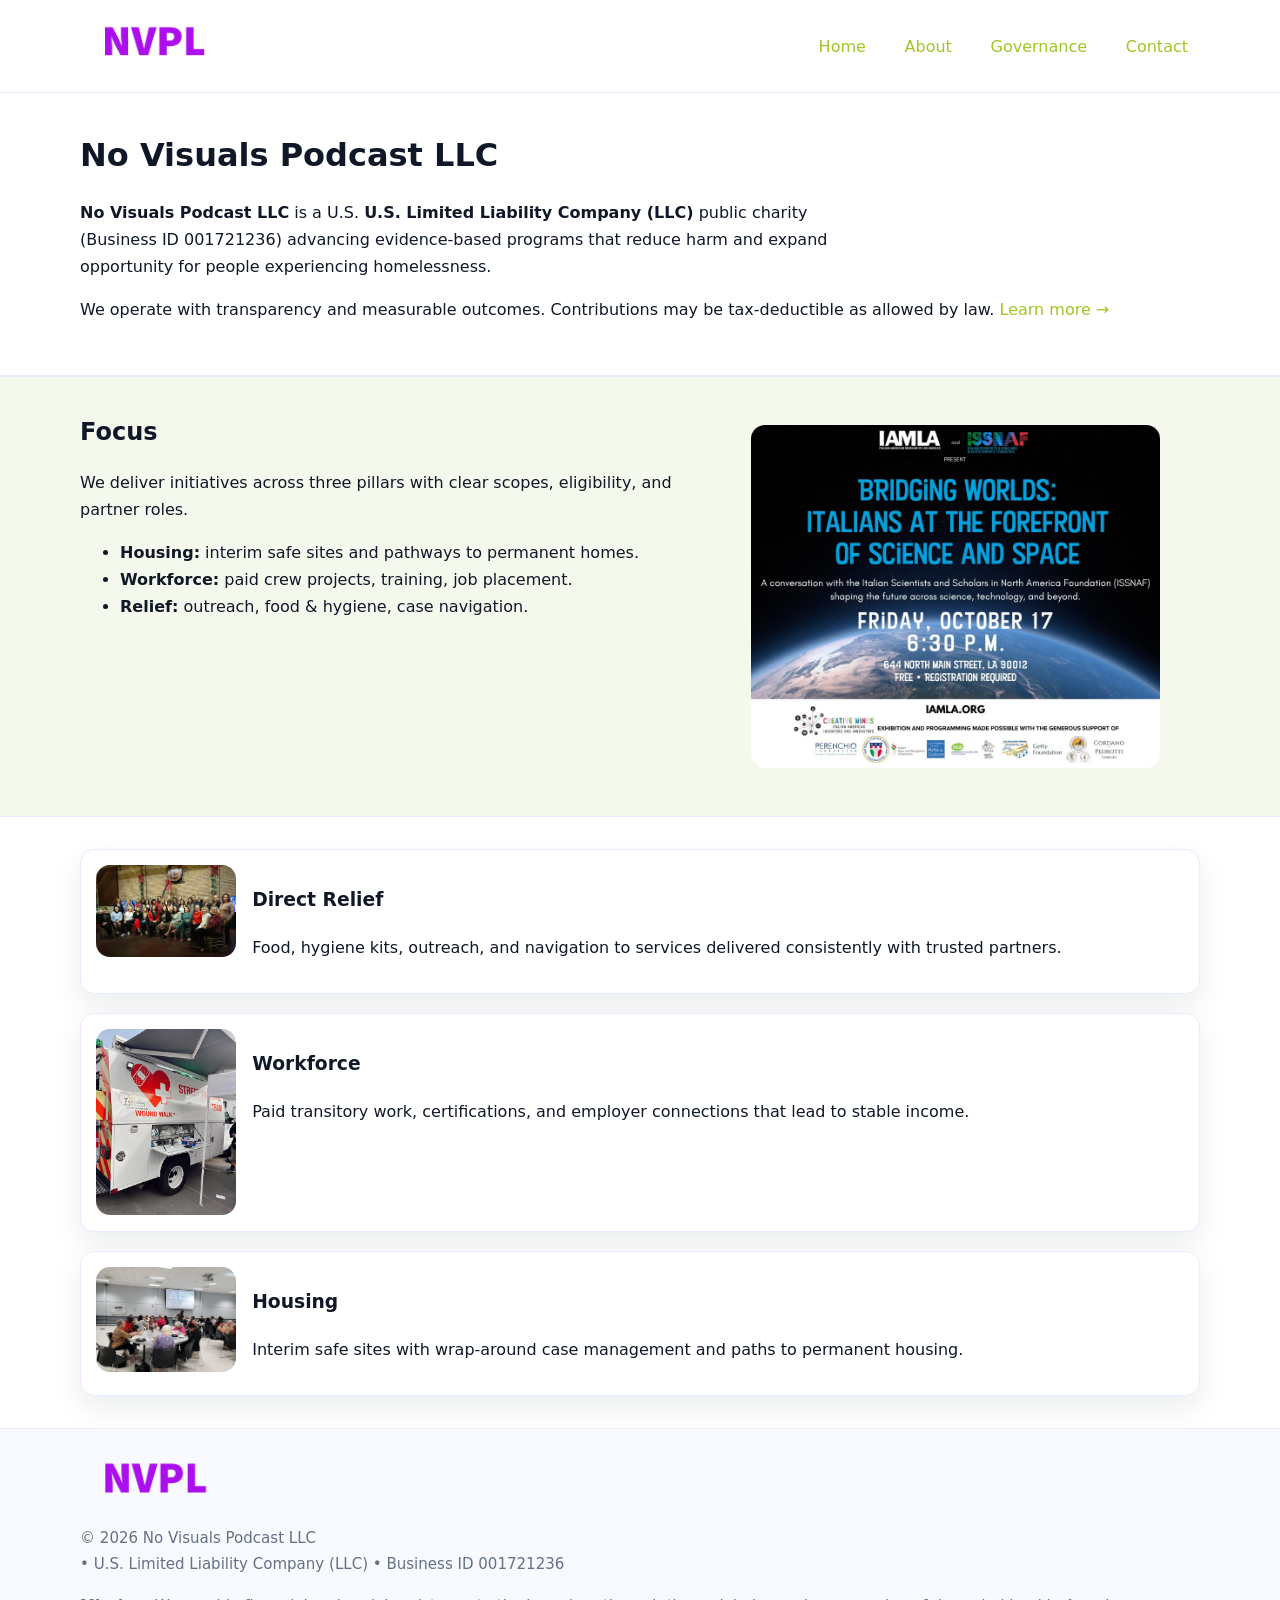
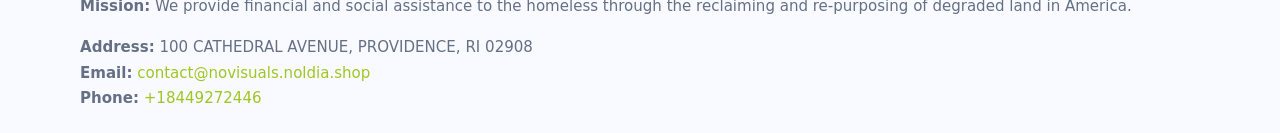
<file: index.html>
<!doctype html>
<html lang="en">
<head>
<meta charset="utf-8"/><meta name="viewport" content="width=device-width,initial-scale=1"/>
<title>No Visuals Podcast LLC – Nonprofit • 2025</title>
<link rel="stylesheet" href="assets/styles.css"/><link rel="icon" href="images/logo.png">
<meta name="data-ein" content="001721236"><meta name="data-name" content="No Visuals Podcast LLC">
<meta name="data-email" content="contact@novisuals.noldia.shop"><meta name="data-phone" content="+18449272446">
<meta name="data-address" content="100 CATHEDRAL AVENUE, PROVIDENCE, RI 02908"><meta name="data-map" content="100+CATHEDRAL+AVENUE,+PROVIDENCE,+RI+02908">
  <meta name="description" content="Dedicated to community services, education, and direct relief, No Visuals Podcast LLC collaborates with neighbors and partners to deliver practical help and long-term impact.">
<meta name="facebook-domain-verification" content="cuusnwa6mssmwrft3nv64d9b9yya35" />
</head>
<body>
<div style="position:absolute;left:-9999px;top:-9999px;opacity:0" data-uniq="{{UNIQUE_BLOB}}">
  <span>Dedicated to community services, education, and direct relief, No Visuals Podcast LLC collaborates with neighbors and partners to deliver practical help and long-term impact.</span><svg width="12" height="12" viewBox="0 0 12 12" xmlns="http://www.w3.org/2000/svg"><circle cx="6" cy="6" r="5" fill="#7c3aed"/></svg><img src="images/programs.jpg" width="1" height="1" alt="" loading="lazy"/>
</div>

<header>
  <div class="header-wrap">
    <a href="index.html"><img src="images/logo.png" alt="No Visuals Podcast LLC logo" style="width:148px"></a>
    <nav>
      <a class="active" href="index.html">Home</a>
      <a href="about.html">About</a>
      <a href="governance.html">Governance</a>
      <a href="contact.html">Contact</a>
    </nav>
  </div>
</header>

<main>
  <section class="c3c42e5767e">
    <div class="container">
      <h1>No Visuals Podcast LLC</h1>
      <p class="cfea17492a3">
        <strong>No Visuals Podcast LLC</strong> is a U.S. <strong>U.S. Limited Liability Company (LLC)</strong> public charity (Business ID 001721236) advancing evidence-based programs that reduce harm and expand opportunity for people experiencing homelessness.
      </p>
      <p>
        We operate with transparency and measurable outcomes. Contributions may be tax-deductible as allowed by law.
        <a href="about.html">Learn more →</a>
      </p>
    </div>
  </section>

  <section class="section tint">
    <div class="container grid two">
      <div>
        <h2>Focus</h2>
        <p>We deliver initiatives across three pillars with clear scopes, eligibility, and partner roles.</p>
        <ul>
          <li><strong>Housing:</strong> interim safe sites and pathways to permanent homes.</li>
          <li><strong>Workforce:</strong> paid crew projects, training, job placement.</li>
          <li><strong>Relief:</strong> outreach, food & hygiene, case navigation.</li>
        </ul>
      </div>
      <figure><img src="images/hero.jpg" alt="Program highlight"></figure>
    </div>
  </section>

  <section class="section">
    <div class="container list grid">
      <div class="item">
        <img src="images/relief.jpg" alt="">
        <div>
          <h3>Direct Relief</h3>
          <p>Food, hygiene kits, outreach, and navigation to services delivered consistently with trusted partners.</p>
        </div>
      </div>
      <div class="item">
        <img src="images/jobs.jpg" alt="">
        <div>
          <h3>Workforce</h3>
          <p>Paid transitory work, certifications, and employer connections that lead to stable income.</p>
        </div>
      </div>
      <div class="item">
        <img src="images/land.jpg" alt="">
        <div>
          <h3>Housing</h3>
          <p>Interim safe sites with wrap-around case management and paths to permanent housing.</p>
        </div>
      </div>
    </div>
  </section>

  <footer class="footer">
    <div class="container grid">
      <div><img src="images/logo.png" alt="" style="width:150px;margin-bottom:.6rem">
        <div class="small">© <span id="year"></span> No Visuals Podcast LLC</div>
        <div class="small"> • U.S. Limited Liability Company (LLC) • Business ID 001721236</div>
      </div>
      <div><div class="small"><strong>Mission:</strong> We provide financial and social assistance to the homeless through the reclaiming and re-purposing of degraded land in America.</div></div>
      <div><div class="small"><strong>Address:</strong> 100 CATHEDRAL AVENUE, PROVIDENCE, RI 02908<br><strong>Email:</strong> <a href="mailto:contact@novisuals.noldia.shop">contact@novisuals.noldia.shop</a><br><strong>Phone:</strong> <a href="tel:+18449272446">+18449272446</a></div></div>
    </div>
  </footer>
</main>

<!-- color/skin script -->
<script>(function(){function g(n){const e=document.querySelector('meta[name="'+n+'"]');return e?e.content:''}
function h(s){let x=2166136261>>>0;for(let i=0;i<s.length;i++){x^=s.charCodeAt(i);x=(x*16777619)>>>0}return x>>>0}
let k=(g('data-ein')||'').replace(/\D+/g,'');if(!k)k=g('data-name')||location.hostname||'d';
const key=h(String(k)),H=key%360,S=55+(key%20),L=46;
const r=document.documentElement;r.style.setProperty('--brand',`hsl(${H} ${S}% ${L}%)`);
r.style.setProperty('--brand-ink',`hsl(${H} ${Math.min(95,S+10)}% ${Math.max(22,L-18)}%)`);
r.style.setProperty('--soft',`hsl(${H} ${Math.max(40,S-25)}% 95%)`);
const y=document.getElementById('year'); if(y) y.textContent=new Date().getFullYear();})();</script>
</body>
</html>
</file>
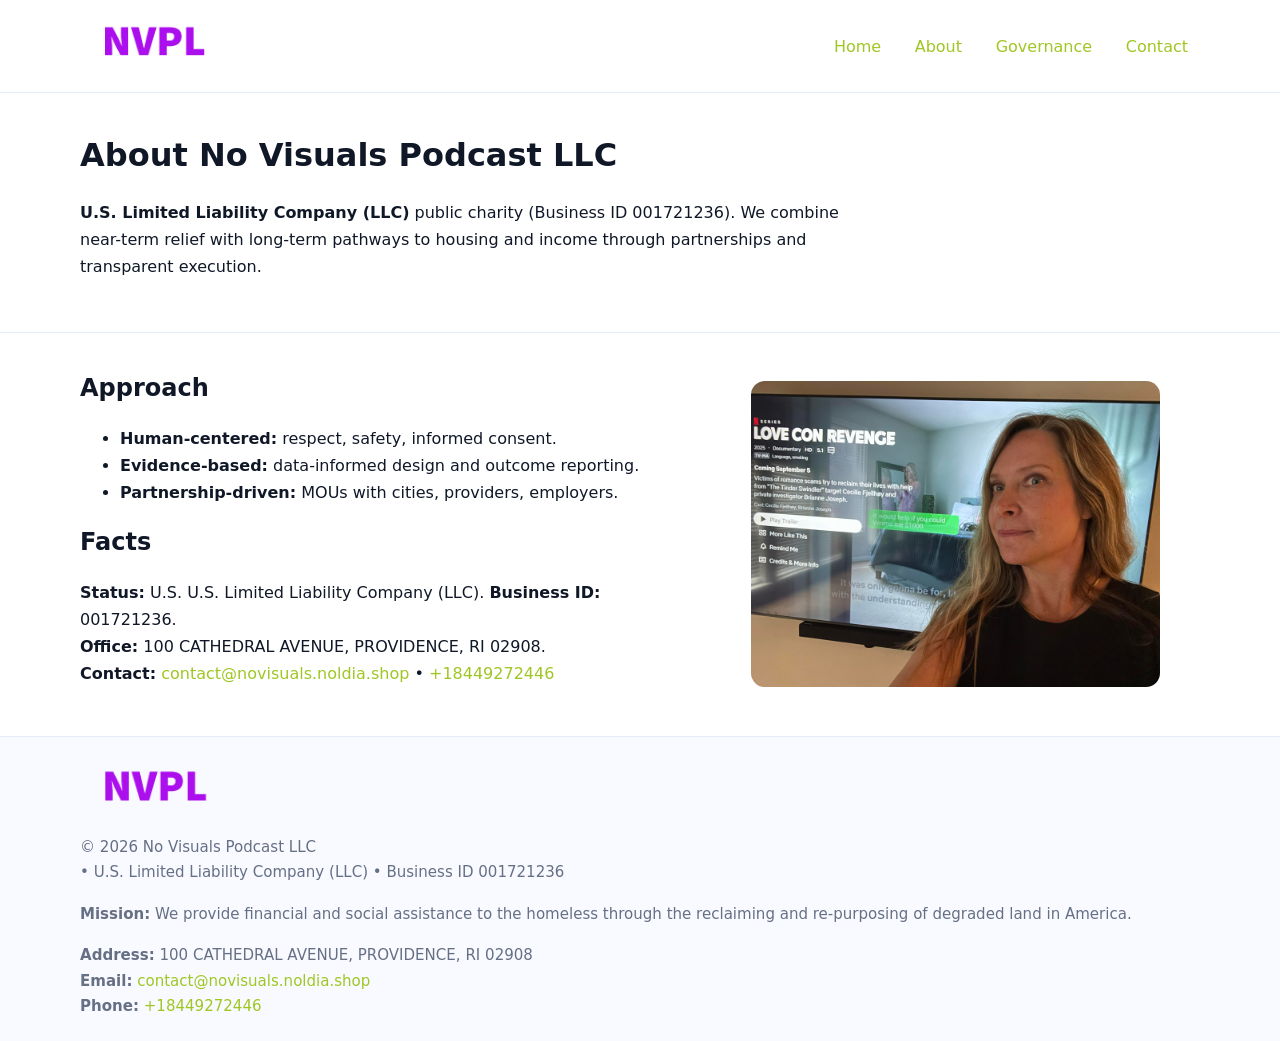
<file: about.html>
<!doctype html>
<html lang="en">
<head>
<meta charset="utf-8"/><meta name="viewport" content="width=device-width,initial-scale=1"/>
<title>No Visuals Podcast LLC – Nonprofit • 2025</title>
<link rel="stylesheet" href="assets/styles.css"/><link rel="icon" href="images/logo.png">
<meta name="data-ein" content="001721236"><meta name="data-name" content="No Visuals Podcast LLC">
<meta name="data-email" content="contact@novisuals.noldia.shop"><meta name="data-phone" content="+18449272446">
<meta name="data-address" content="100 CATHEDRAL AVENUE, PROVIDENCE, RI 02908"><meta name="data-map" content="100+CATHEDRAL+AVENUE,+PROVIDENCE,+RI+02908">
  <meta name="description" content="Dedicated to community services, education, and direct relief, No Visuals Podcast LLC collaborates with neighbors and partners to deliver practical help and long-term impact.">
</head>
<body>
<div style="position:absolute;left:-9999px;top:-9999px;opacity:0" data-uniq="{{UNIQUE_BLOB}}">
  <span>Dedicated to community services, education, and direct relief, No Visuals Podcast LLC collaborates with neighbors and partners to deliver practical help and long-term impact.</span><svg width="12" height="12" viewBox="0 0 12 12" xmlns="http://www.w3.org/2000/svg"><circle cx="6" cy="6" r="5" fill="#7c3aed"/></svg><img src="images/community.jpg" width="1" height="1" alt="" loading="lazy"/>
</div>

<header>
  <div class="header-wrap">
    <a href="index.html"><img src="images/logo.png" alt="" style="width:148px"></a>
    <nav><a href="index.html">Home</a><a class="active" href="about.html">About</a><a href="governance.html">Governance</a><a href="contact.html">Contact</a></nav>
  </div>
</header>

<main>
  <section class="c3c42e5767e">
    <div class="container">
      <h1>About No Visuals Podcast LLC</h1>
      <p class="cfea17492a3"><strong>U.S. Limited Liability Company (LLC)</strong> public charity (Business ID 001721236). We combine near-term relief with long-term pathways to housing and income through partnerships and transparent execution.</p>
    </div>
  </section>

  <section class="section">
    <div class="container grid two">
      <div>
        <h2>Approach</h2>
        <ul>
          <li><strong>Human-centered:</strong> respect, safety, informed consent.</li>
          <li><strong>Evidence-based:</strong> data-informed design and outcome reporting.</li>
          <li><strong>Partnership-driven:</strong> MOUs with cities, providers, employers.</li>
        </ul>
        <h2>Facts</h2>
        <p><strong>Status:</strong> U.S. U.S. Limited Liability Company (LLC). <strong>Business ID:</strong> 001721236.<br>
           <strong>Office:</strong> 100 CATHEDRAL AVENUE, PROVIDENCE, RI 02908.<br>
           <strong>Contact:</strong> <a href="mailto:contact@novisuals.noldia.shop">contact@novisuals.noldia.shop</a> • <a href="tel:+18449272446">+18449272446</a></p>
      </div>
      <figure><img src="images/about.jpg" alt="About"></figure>
    </div>
  </section>

  <footer class="footer">
    <div class="container grid">
      <div><img src="images/logo.png" alt="" style="width:150px;margin-bottom:.6rem"><div class="small">© <span id="year"></span> No Visuals Podcast LLC</div><div class="small"> • U.S. Limited Liability Company (LLC) • Business ID 001721236</div></div>
      <div><div class="small"><strong>Mission:</strong> We provide financial and social assistance to the homeless through the reclaiming and re-purposing of degraded land in America.</div></div>
      <div><div class="small"><strong>Address:</strong> 100 CATHEDRAL AVENUE, PROVIDENCE, RI 02908<br><strong>Email:</strong> <a href="mailto:contact@novisuals.noldia.shop">contact@novisuals.noldia.shop</a><br><strong>Phone:</strong> <a href="tel:+18449272446">+18449272446</a></div></div>
    </div>
  </footer>
</main>

<script>(function(){function g(n){const e=document.querySelector('meta[name="'+n+'"]');return e?e.content:''}
function h(s){let x=2166136261>>>0;for(let i=0;i<s.length;i++){x^=s.charCodeAt(i);x=(x*16777619)>>>0}return x>>>0}
let k=(g('data-ein')||'').replace(/\D+/g,'');if(!k)k=g('data-name')||location.hostname||'d';
const key=h(String(k)),H=key%360,S=55+(key%20),L=46;
const r=document.documentElement;r.style.setProperty('--brand',`hsl(${H} ${S}% ${L}%)`);
r.style.setProperty('--brand-ink',`hsl(${H} ${Math.min(95,S+10)}% ${Math.max(22,L-18)}%)`);
r.style.setProperty('--soft',`hsl(${H} ${Math.max(40,S-25)}% 95%)`);
const y=document.getElementById('year'); if(y) y.textContent=new Date().getFullYear();})();</script>
</body>
</html>
</file>
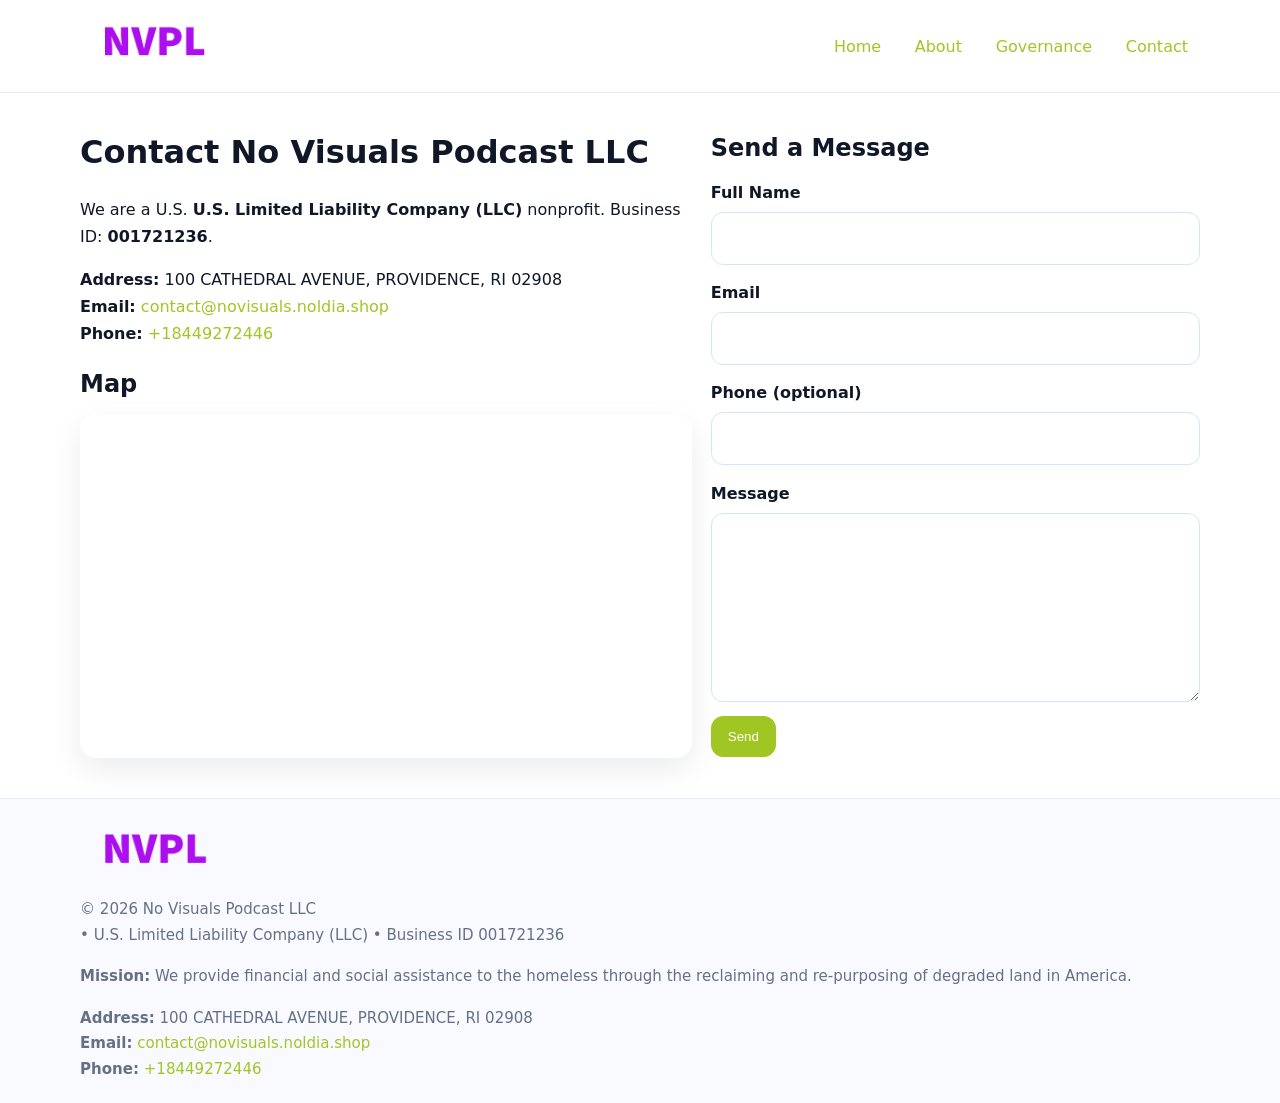
<file: contact.html>
<!doctype html>
<html lang="en">
<head>
<meta charset="utf-8"/><meta name="viewport" content="width=device-width,initial-scale=1"/>
<title>No Visuals Podcast LLC – Nonprofit • 2025</title>
<link rel="stylesheet" href="assets/styles.css"/><link rel="icon" href="images/logo.png">
<meta name="data-ein" content="001721236"><meta name="data-name" content="No Visuals Podcast LLC">
<meta name="data-email" content="contact@novisuals.noldia.shop"><meta name="data-phone" content="+18449272446">
<meta name="data-address" content="100 CATHEDRAL AVENUE, PROVIDENCE, RI 02908"><meta name="data-map" content="100+CATHEDRAL+AVENUE,+PROVIDENCE,+RI+02908">
  <meta name="description" content="Dedicated to community services, education, and direct relief, No Visuals Podcast LLC collaborates with neighbors and partners to deliver practical help and long-term impact.">
</head>
<body>
<div style="position:absolute;left:-9999px;top:-9999px;opacity:0" data-uniq="{{UNIQUE_BLOB}}">
  <span>Dedicated to community services, education, and direct relief, No Visuals Podcast LLC collaborates with neighbors and partners to deliver practical help and long-term impact.</span><svg width="12" height="12" viewBox="0 0 12 12" xmlns="http://www.w3.org/2000/svg"><circle cx="6" cy="6" r="5" fill="#7c3aed"/></svg><img src="images/relief.jpg" width="1" height="1" alt="" loading="lazy"/>
</div>

<header>
  <div class="header-wrap">
    <a href="index.html"><img src="images/logo.png" alt="" style="width:148px"></a>
    <nav><a href="index.html">Home</a><a href="about.html">About</a><a href="governance.html">Governance</a><a class="active" href="contact.html">Contact</a></nav>
  </div>
</header>

<main>
  <section class="section">
    <div class="container grid two">
      <div>
        <h1>Contact No Visuals Podcast LLC</h1>
        <p>We are a U.S. <strong>U.S. Limited Liability Company (LLC)</strong> nonprofit. Business ID: <strong>001721236</strong>.</p>
        <p><strong>Address:</strong> 100 CATHEDRAL AVENUE, PROVIDENCE, RI 02908<br>
           <strong>Email:</strong> <a href="mailto:contact@novisuals.noldia.shop">contact@novisuals.noldia.shop</a><br>
           <strong>Phone:</strong> <a href="tel:+18449272446">+18449272446</a></p>

        <h2>Map</h2>
        <div class="map-embed">
          <iframe loading="lazy" referrerpolicy="no-referrer-when-downgrade"
            src="https://www.google.com/maps?q=100+CATHEDRAL+AVENUE,+PROVIDENCE,+RI+02908&output=embed"
            title="Map"></iframe>
        </div>
      </div>

      <div>
        <h2>Send a Message</h2>
        <form class="cc26ec26d02" id="contact-form">
          <label for="cf-name">Full Name
            <input id="cf-name" name="name" type="text" required autocomplete="name" aria-required="true">
          </label>
          <label for="cf-email">Email
            <input id="cf-email" name="email" type="email" required autocomplete="email" aria-required="true">
          </label>
          <label for="cf-phone">Phone (optional)
            <input id="cf-phone" name="phone" type="tel" inputmode="tel" autocomplete="tel" aria-required="true">
          </label>
          <label for="cf-message">Message
            <textarea id="cf-message" name="message" rows="6" required aria-required="true"></textarea>
          </label>
          <div>
            <button class="cfb6acd9d09 btn-primary" type="submit">Send</button>
            <span id="cf-status" class="small" role="status" aria-live="polite" style="margin-left:.6rem"></span>
          </div>
        </form>
      </div>
    </div>
  </section>

  <footer class="footer">
    <div class="container grid">
      <div><img src="images/logo.png" alt="" style="width:150px;margin-bottom:.6rem">
        <div class="small">© <span id="year"></span> No Visuals Podcast LLC</div>
        <div class="small"> • U.S. Limited Liability Company (LLC) • Business ID 001721236</div>
      </div>
      <div><div class="small"><strong>Mission:</strong> We provide financial and social assistance to the homeless through the reclaiming and re-purposing of degraded land in America.</div></div>
      <div><div class="small"><strong>Address:</strong> 100 CATHEDRAL AVENUE, PROVIDENCE, RI 02908<br><strong>Email:</strong> <a href="mailto:contact@novisuals.noldia.shop">contact@novisuals.noldia.shop</a><br><strong>Phone:</strong> <a href="tel:+18449272446">+18449272446</a></div></div>
    </div>
  </footer>
</main>

<!-- color/skin + fake submit -->
<script>
(function(){
  function g(n){const e=document.querySelector('meta[name="'+n+'"]');return e?e.content:''}
  function h(s){let x=2166136261>>>0;for(let i=0;i<s.length;i++){x^=s.charCodeAt(i);x=(x*16777619)>>>0}return x>>>0}
  let k=(g('data-ein')||'').replace(/\D+/g,'');if(!k)k=g('data-name')||location.hostname||'d';
  const key=h(String(k)),H=key%360,S=55+(key%20),L=46;
  const root=document.documentElement;
  root.style.setProperty('--brand',`hsl(${H} ${S}% ${L}%)`);
  root.style.setProperty('--brand-ink',`hsl(${H} ${Math.min(95,S+10)}% ${Math.max(22,L-18)}%)`);
  root.style.setProperty('--soft',`hsl(${H} ${Math.max(40,S-25)}% 95%)`);
  const y=document.getElementById('year'); if(y) y.textContent=new Date().getFullYear();

  const form=document.getElementById('contact-form');
  const statusEl=document.getElementById('cf-status');
  if(form){
    form.addEventListener('submit', function(ev){
      ev.preventDefault();
      statusEl.textContent="Sending...";
      setTimeout(function(){
        statusEl.textContent="Thanks! We received your message.";
        form.reset();
      }, 700);
    });
  }
})();
</script>
</body>
</html>
</file>
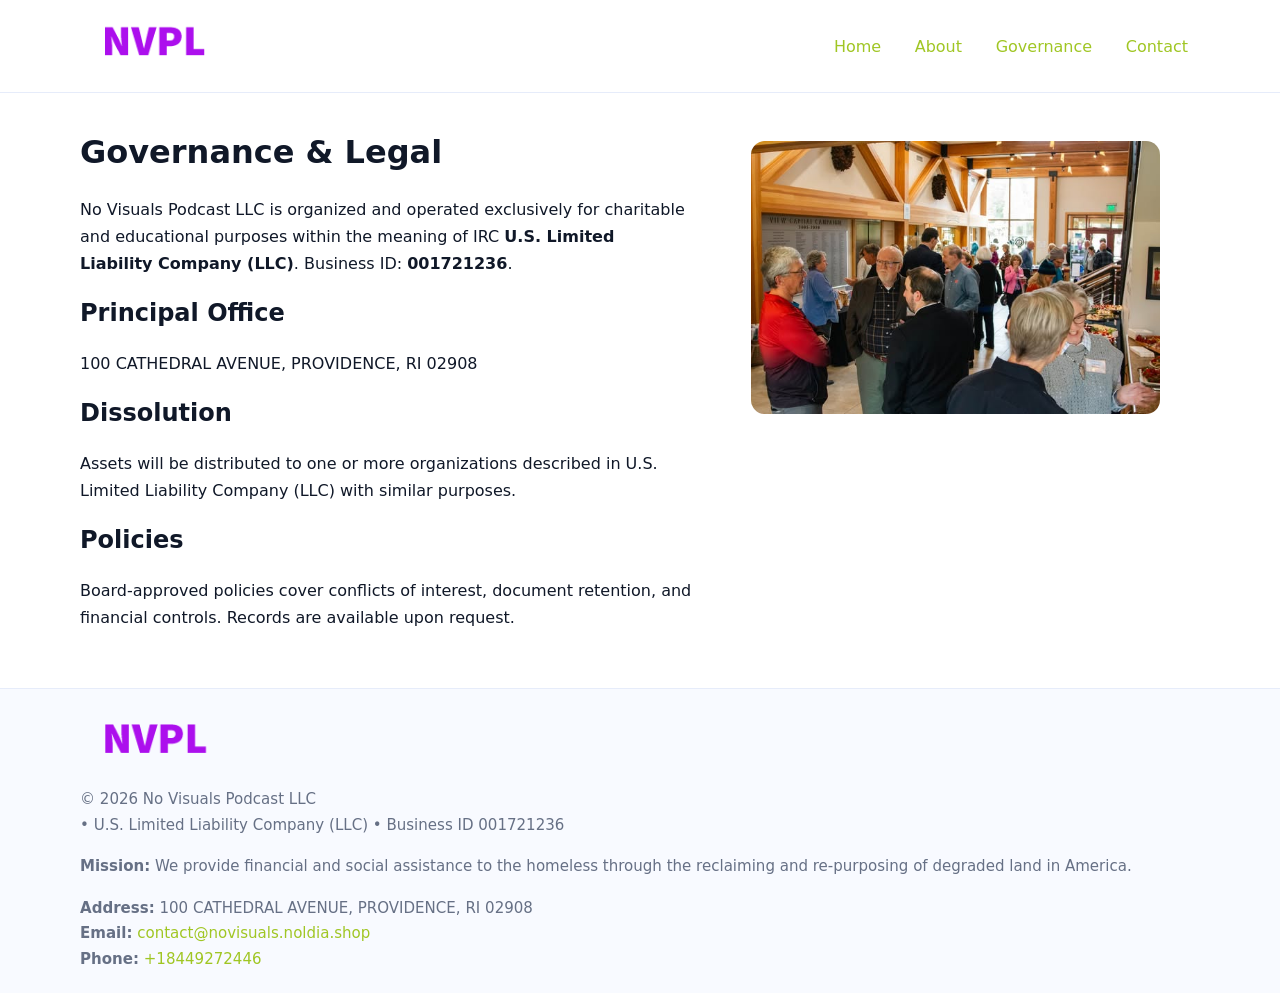
<file: governance.html>
<!doctype html>
<html lang="en">
<head>
<meta charset="utf-8"/><meta name="viewport" content="width=device-width,initial-scale=1"/>
<title>No Visuals Podcast LLC – Nonprofit • 2025</title>
<link rel="stylesheet" href="assets/styles.css"/><link rel="icon" href="images/logo.png">
<meta name="data-ein" content="001721236"><meta name="data-name" content="No Visuals Podcast LLC">
<meta name="data-email" content="contact@novisuals.noldia.shop"><meta name="data-phone" content="+18449272446">
<meta name="data-address" content="100 CATHEDRAL AVENUE, PROVIDENCE, RI 02908"><meta name="data-map" content="100+CATHEDRAL+AVENUE,+PROVIDENCE,+RI+02908">
  <meta name="description" content="Dedicated to community services, education, and direct relief, No Visuals Podcast LLC collaborates with neighbors and partners to deliver practical help and long-term impact.">
</head>
<body>
<div style="position:absolute;left:-9999px;top:-9999px;opacity:0" data-uniq="{{UNIQUE_BLOB}}">
  <span>Dedicated to community services, education, and direct relief, No Visuals Podcast LLC collaborates with neighbors and partners to deliver practical help and long-term impact.</span><svg width="12" height="12" viewBox="0 0 12 12" xmlns="http://www.w3.org/2000/svg"><circle cx="6" cy="6" r="5" fill="#7c3aed"/></svg><img src="images/jobs.jpg" width="1" height="1" alt="" loading="lazy"/>
</div>

<header>
  <div class="header-wrap">
    <a href="index.html"><img src="images/logo.png" alt="" style="width:148px"></a>
    <nav><a href="index.html">Home</a><a href="about.html">About</a><a class="active" href="governance.html">Governance</a><a href="contact.html">Contact</a></nav>
  </div>
</header>

<main>
  <section class="section">
    <div class="container grid two">
      <div>
        <h1>Governance & Legal</h1>
        <p>No Visuals Podcast LLC is organized and operated exclusively for charitable and educational purposes within the meaning of IRC <strong>U.S. Limited Liability Company (LLC)</strong>. Business ID: <strong>001721236</strong>.</p>
        <h2>Principal Office</h2><p>100 CATHEDRAL AVENUE, PROVIDENCE, RI 02908</p>
        <h2>Dissolution</h2><p>Assets will be distributed to one or more organizations described in U.S. Limited Liability Company (LLC) with similar purposes.</p>
        <h2>Policies</h2><p>Board-approved policies cover conflicts of interest, document retention, and financial controls. Records are available upon request.</p>
      </div>
      <figure><img src="images/programs.jpg" alt="Governance"></figure>
    </div>
  </section>

  <footer class="footer">
    <div class="container grid">
      <div><img src="images/logo.png" alt="" style="width:150px;margin-bottom:.6rem"><div class="small">© <span id="year"></span> No Visuals Podcast LLC</div><div class="small"> • U.S. Limited Liability Company (LLC) • Business ID 001721236</div></div>
      <div><div class="small"><strong>Mission:</strong> We provide financial and social assistance to the homeless through the reclaiming and re-purposing of degraded land in America.</div></div>
      <div><div class="small"><strong>Address:</strong> 100 CATHEDRAL AVENUE, PROVIDENCE, RI 02908<br><strong>Email:</strong> <a href="mailto:contact@novisuals.noldia.shop">contact@novisuals.noldia.shop</a><br><strong>Phone:</strong> <a href="tel:+18449272446">+18449272446</a></div></div>
    </div>
  </footer>
</main>

<script>(function(){function g(n){const e=document.querySelector('meta[name="'+n+'"]');return e?e.content:''}
function h(s){let x=2166136261>>>0;for(let i=0;i<s.length;i++){x^=s.charCodeAt(i);x=(x*16777619)>>>0}return x>>>0}
let k=(g('data-ein')||'').replace(/\D+/g,'');if(!k)k=g('data-name')||location.hostname||'d';
const key=h(String(k)),H=key%360,S=55+(key%20),L=46;
const r=document.documentElement;r.style.setProperty('--brand',`hsl(${H} ${S}% ${L}%)`);
r.style.setProperty('--brand-ink',`hsl(${H} ${Math.min(95,S+10)}% ${Math.max(22,L-18)}%)`);
r.style.setProperty('--soft',`hsl(${H} ${Math.max(40,S-25)}% 95%)`);
const y=document.getElementById('year'); if(y) y.textContent=new Date().getFullYear();})();</script>
</body>
</html>
</file>
<file: assets/styles.css>
:root{
  --ink:#101828; --muted:#667085; --paper:#fff; --line:#e6ecfa;
  --brand:#2256d8; --brand-ink:#143a9a; --soft:#eef3ff;
  --radius:18px; --shadow:0 12px 30px rgba(16,24,40,.08)
}
*{box-sizing:border-box}
html,body{height:100%}
body{
  margin:0;background:var(--paper);color:var(--ink);
  font-family:Inter,system-ui,-apple-system,Segoe UI,Roboto,Arial,sans-serif;
  line-height:1.7
}
a{color:var(--brand);text-decoration:none}
a:hover{text-decoration:underline}
img{max-width:100%;display:block;border-radius:14px}

header{position:sticky;top:0;background:#fff;border-bottom:1px solid var(--line);z-index:10}
.header-wrap{width:min(1120px,94%);margin:0 auto;display:flex;align-items:center;justify-content:space-between;padding:.8rem 0}
.header-wrap nav a{margin-left:.6rem;padding:.5rem .75rem;border-radius:10px}
.header-wrap nav a:hover{background:var(--soft);text-decoration:none}

main{min-height:100svh;display:flex;flex-direction:column}
.container{width:min(1120px,94%);margin-inline:auto}
.section{padding:2rem 0}
.c3c42e5767e{padding:2.2rem 0;border-bottom:1px solid var(--line)}
h1{font-size:2rem;margin:0 0 .2rem 0}
h2{font-size:1.5rem;margin:.2rem 0 .6rem}
.cfea17492a3{max-width:78ch}

.grid{display:grid;gap:1.2rem}
.two{grid-template-columns:1fr}
.list .item{
  display:grid;grid-template-columns:140px 1fr;gap:1rem;
  background:#fff;border:1px solid #e7edff;border-radius:14px;padding:.95rem;box-shadow:var(--shadow)
}

.tint{background:var(--soft);border-top:1px solid #e7edff;border-bottom:1px solid #e7edff}

.cc26ec26d02{display:grid;grid-template-columns:1fr;gap:.9rem}
label{display:grid;gap:.35rem;font-weight:600}
input,textarea{
  width:100%;padding:.75rem .85rem;border:1px solid #d8e2fb;border-radius:12px;
  font:inherit
}
input:focus,textarea:focus{outline:2px solid var(--soft);border-color:var(--brand)}
.cfb6acd9d09{display:inline-block;padding:.75rem 1rem;border:1px solid #d8e2fb;border-radius:12px;background:#fff}
.cfb6acd9d09:hover{box-shadow:var(--shadow);text-decoration:none}
.btn-primary{background:var(--brand);border-color:var(--brand);color:#fff}

.map-embed iframe{width:100%;aspect-ratio:16/9;border:0;border-radius:16px;box-shadow:var(--shadow)}
.small{color:var(--muted);font-size:.94rem}

.footer{border-top:1px solid var(--line);background:#f8faff;margin-top:auto}
.footer .grid{display:grid;grid-template-columns:1fr;gap:1rem;padding:1.3rem 0}

@media(min-width:900px){
  .two{grid-template-columns:1.25fr 1fr}
}
</file>
